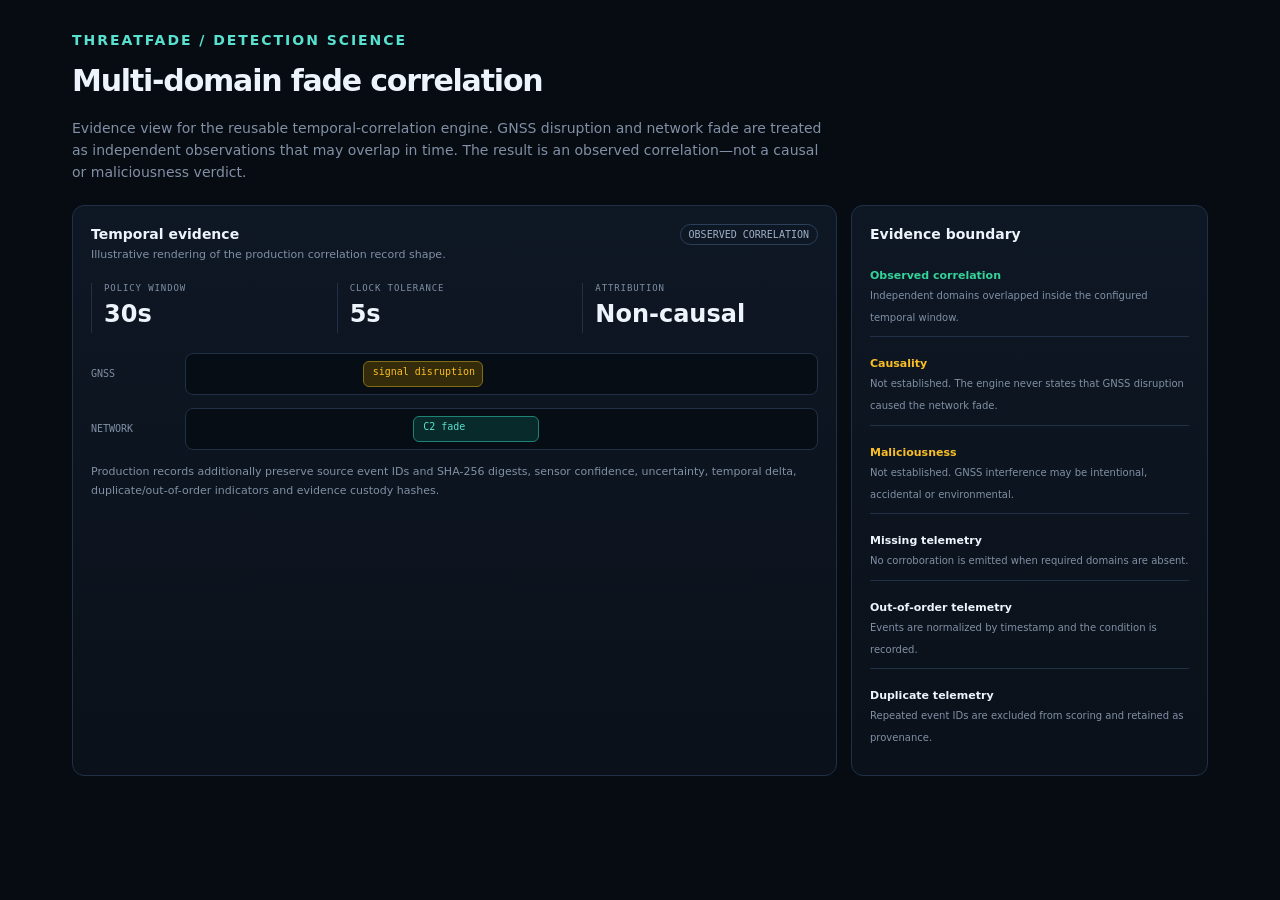
<file: dashboard/correlation.html>
<!doctype html>
<html lang="en">
<head>
<meta charset="utf-8"><meta name="viewport" content="width=device-width,initial-scale=1">
<meta name="description" content="ThreatFade multi-domain temporal correlation evidence viewer">
<title>ThreatFade | Multi-domain correlation</title>
<style>
:root{--bg:#070b12;--surface:#0b111b;--surface2:#0f1825;--line:#203047;--text:#edf4fb;--muted:#8190a5;--accent:#59e1cf;--warn:#fbbf24;--info:#60a5fa;--ok:#34d399}*{box-sizing:border-box}body{margin:0;background:var(--bg);color:var(--text);font:14px/1.55 Inter,system-ui,sans-serif}.wrap{max-width:1180px;margin:auto;padding:30px 22px 60px}.eyebrow{font:10px;font-weight:800;letter-spacing:.14em;color:var(--accent)}h1{font-size:30px;letter-spacing:-.04em;margin:6px 0}.lead{max-width:760px;color:var(--muted)}.grid{display:grid;grid-template-columns:1.5fr .7fr;gap:14px;margin-top:22px}.panel{border:1px solid var(--line);background:linear-gradient(180deg,#0e1724,#0a111a);border-radius:12px;padding:18px}.head{display:flex;justify-content:space-between;gap:12px;align-items:start}.badge{display:inline-flex;border:1px solid #2b4059;border-radius:999px;padding:4px 8px;font:10px ui-monospace,monospace;color:#9fb1c6}.metrics{display:grid;grid-template-columns:repeat(3,1fr);gap:10px;margin-top:18px}.metric{border-left:1px solid var(--line);padding-left:12px}.metric small{display:block;color:var(--muted);font:9px ui-monospace,monospace;text-transform:uppercase;letter-spacing:.1em}.metric strong{display:block;font-size:24px;margin-top:3px}.timeline{margin-top:20px}.row{display:grid;grid-template-columns:82px 1fr;gap:12px;align-items:center;margin:13px 0}.label{font:10px ui-monospace,monospace;color:var(--muted)}.track{position:relative;height:42px;border:1px solid var(--line);border-radius:8px;background:#070d15}.event{position:absolute;top:7px;height:26px;border-radius:6px;padding:4px 9px;font:10px ui-monospace,monospace;white-space:nowrap}.gnss{background:#332b0a;border:1px solid #806d16;color:var(--warn)}.network{background:#092a2b;border:1px solid #1f8276;color:var(--accent)}.note{font-size:11px;color:var(--muted);line-height:1.7}.list{display:grid;gap:9px;margin-top:12px}.item{border-bottom:1px solid var(--line);padding:9px 0}.item:last-child{border-bottom:0}.item b{display:block;font-size:11px}.item span{font-size:10px;color:var(--muted)}.warning{color:var(--warn)}.ok{color:var(--ok)}@media(max-width:800px){.grid{grid-template-columns:1fr}.metrics{grid-template-columns:1fr}.row{grid-template-columns:70px 1fr}}
</style></head>
<body><main class="wrap">
<div class="eyebrow">THREATFADE / DETECTION SCIENCE</div><h1>Multi-domain fade correlation</h1>
<p class="lead">Evidence view for the reusable temporal-correlation engine. GNSS disruption and network fade are treated as independent observations that may overlap in time. The result is an observed correlation—not a causal or maliciousness verdict.</p>
<div class="grid"><section class="panel"><div class="head"><div><strong>Temporal evidence</strong><div class="note">Illustrative rendering of the production correlation record shape.</div></div><span class="badge">OBSERVED CORRELATION</span></div>
<div class="metrics"><div class="metric"><small>Policy window</small><strong>30s</strong></div><div class="metric"><small>Clock tolerance</small><strong>5s</strong></div><div class="metric"><small>Attribution</small><strong>Non-causal</strong></div></div>
<div class="timeline"><div class="row"><div class="label">GNSS</div><div class="track"><div class="event gnss" style="left:28%;width:19%">signal disruption</div></div></div><div class="row"><div class="label">NETWORK</div><div class="track"><div class="event network" style="left:36%;width:20%">C2 fade</div></div></div></div>
<p class="note">Production records additionally preserve source event IDs and SHA-256 digests, sensor confidence, uncertainty, temporal delta, duplicate/out-of-order indicators and evidence custody hashes.</p></section>
<aside class="panel"><strong>Evidence boundary</strong><div class="list"><div class="item"><b class="ok">Observed correlation</b><span>Independent domains overlapped inside the configured temporal window.</span></div><div class="item"><b class="warning">Causality</b><span>Not established. The engine never states that GNSS disruption caused the network fade.</span></div><div class="item"><b class="warning">Maliciousness</b><span>Not established. GNSS interference may be intentional, accidental or environmental.</span></div><div class="item"><b>Missing telemetry</b><span>No corroboration is emitted when required domains are absent.</span></div><div class="item"><b>Out-of-order telemetry</b><span>Events are normalized by timestamp and the condition is recorded.</span></div><div class="item"><b>Duplicate telemetry</b><span>Repeated event IDs are excluded from scoring and retained as provenance.</span></div></div></aside></div>
</main></body></html>
</file>
